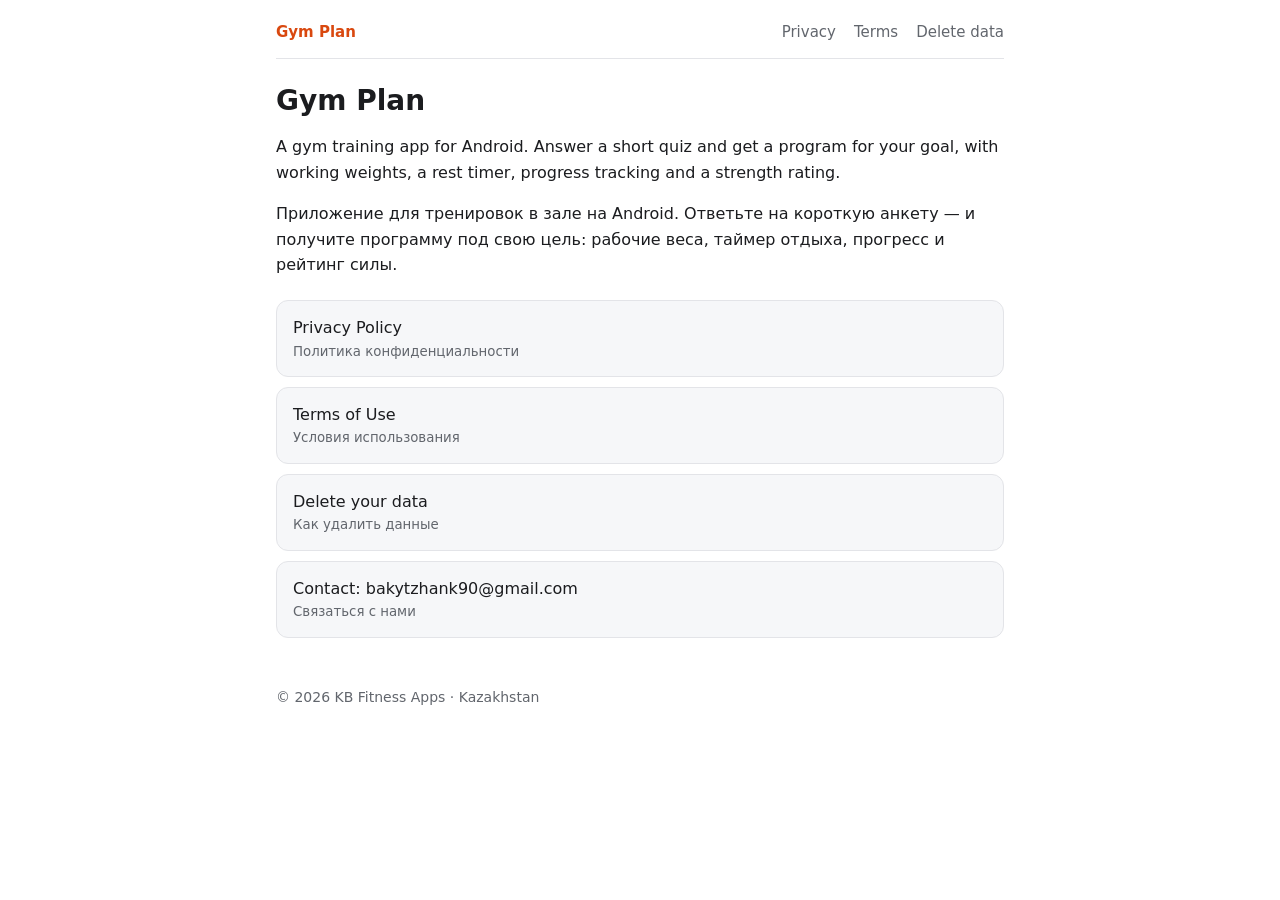
<file: index.html>
<!doctype html>
<html lang="en">
<head>
<meta charset="utf-8">
<meta name="viewport" content="width=device-width, initial-scale=1">
<title>Gym Plan</title>
<meta name="description" content="Gym Plan — gym training programs for your goal. Privacy policy, terms and data deletion.">
<link rel="stylesheet" href="style.css">
</head>
<body>
<div class="wrap">
<header class="top">
  <a class="brand" href="./" aria-current="page">Gym Plan</a>
  <a href="privacy.html">Privacy</a>
  <a href="terms.html">Terms</a>
  <a href="delete.html">Delete data</a>
</header>

<h1>Gym Plan</h1>
<p>A gym training app for Android. Answer a short quiz and get a program for your goal, with working weights, a rest timer, progress tracking and a strength rating.</p>
<p lang="ru">Приложение для тренировок в зале на Android. Ответьте на короткую анкету — и получите программу под свою цель: рабочие веса, таймер отдыха, прогресс и рейтинг силы.</p>

<ul class="links">
  <li><a href="privacy.html">Privacy Policy<small>Политика конфиденциальности</small></a></li>
  <li><a href="terms.html">Terms of Use<small>Условия использования</small></a></li>
  <li><a href="delete.html">Delete your data<small>Как удалить данные</small></a></li>
  <li><a href="mailto:bakytzhank90@gmail.com">Contact: bakytzhank90@gmail.com<small>Связаться с нами</small></a></li>
</ul>

<footer>© 2026 KB Fitness Apps · Kazakhstan</footer>
</div>
</body>
</html>
</file>
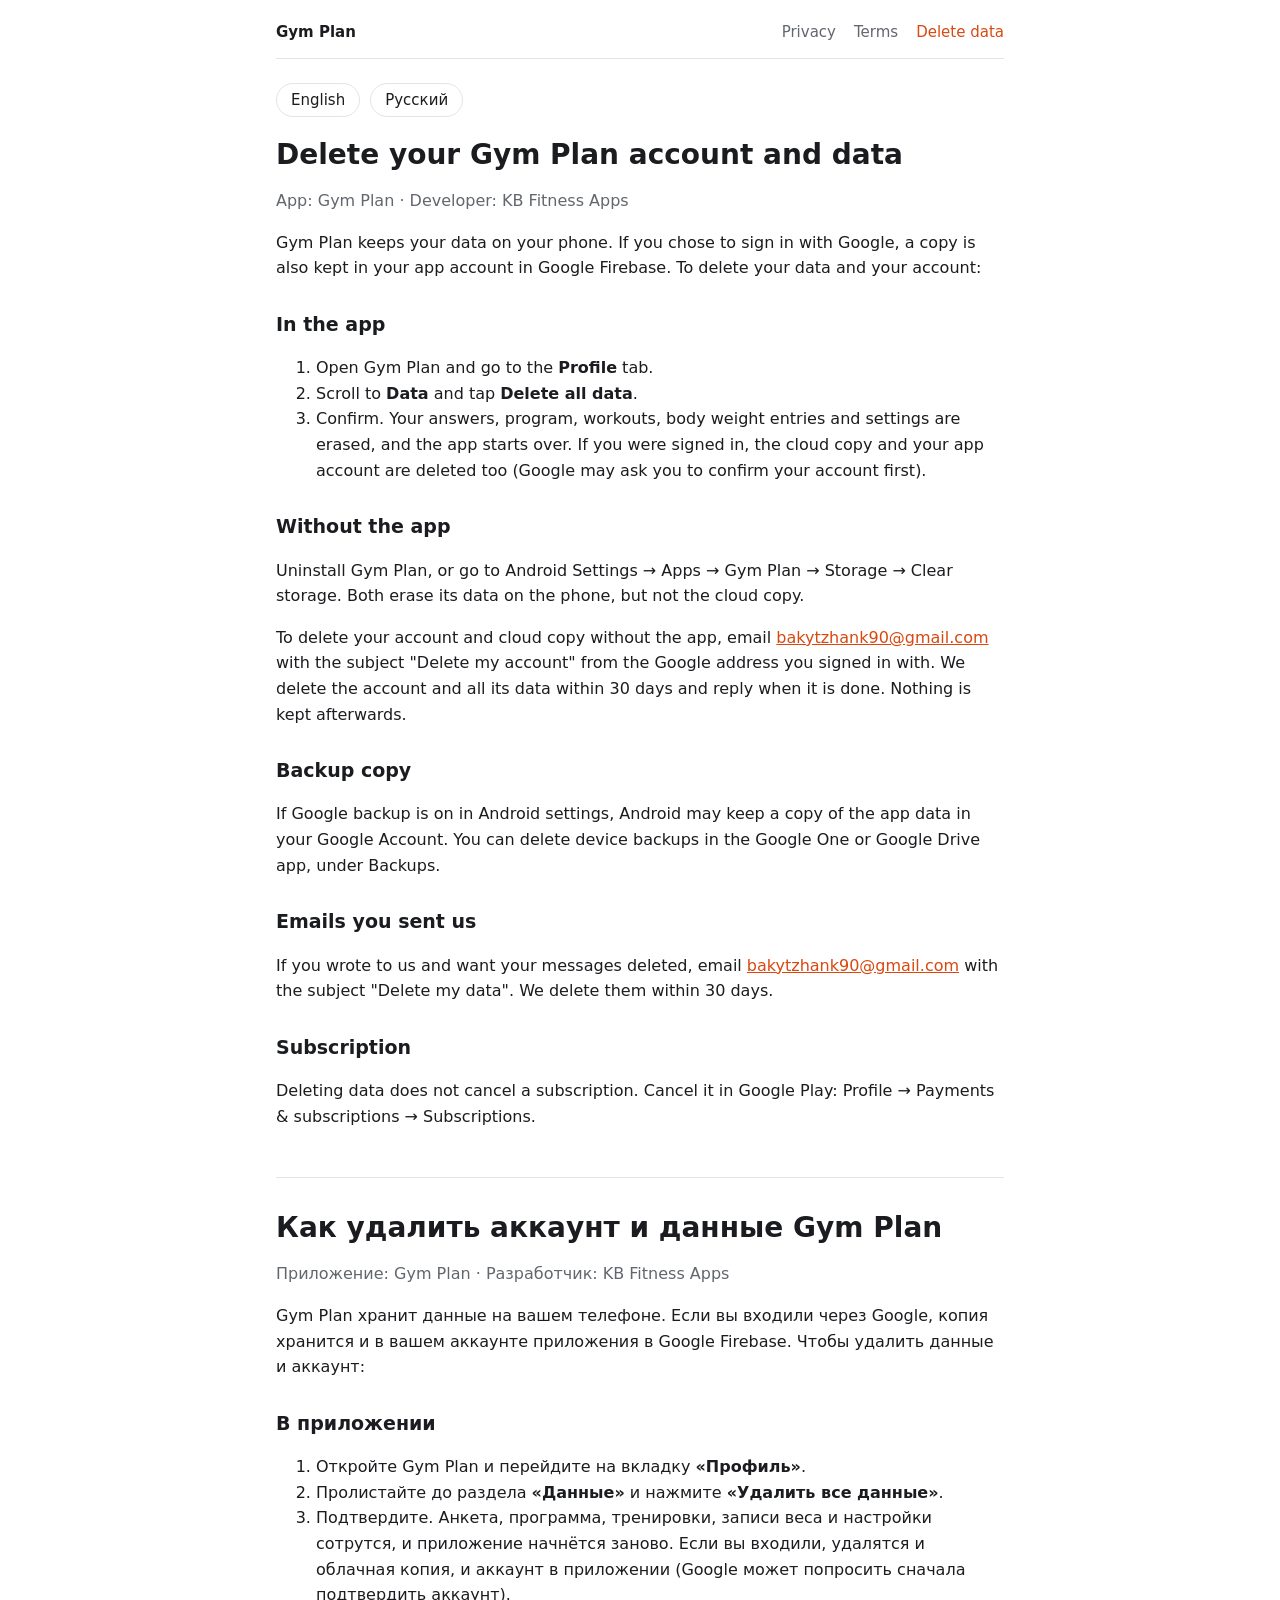
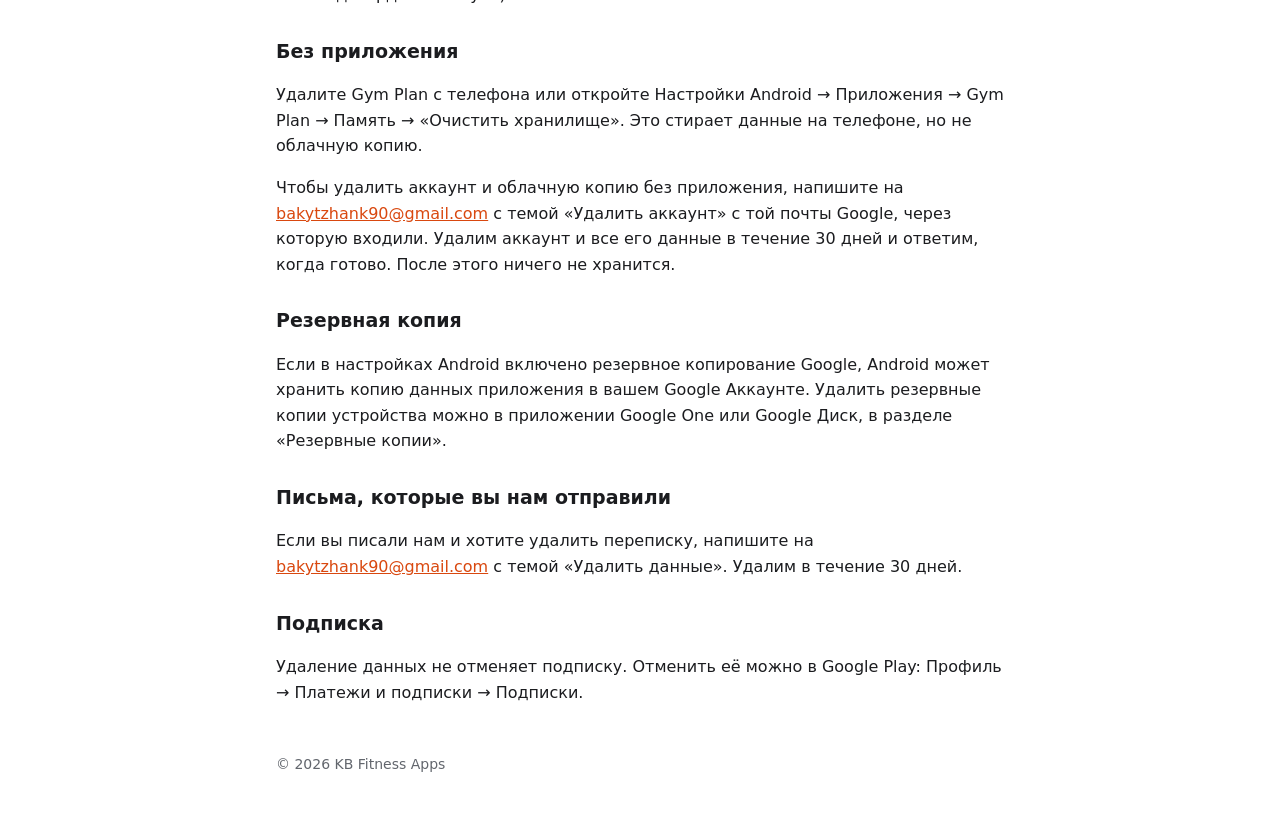
<file: delete.html>
<!doctype html>
<html lang="en">
<head>
<meta charset="utf-8">
<meta name="viewport" content="width=device-width, initial-scale=1">
<title>Gym Plan — Delete Your Account and Data</title>
<meta name="description" content="How to delete your data from the Gym Plan app.">
<link rel="stylesheet" href="style.css">
</head>
<body>
<div class="wrap">
<header class="top">
  <a class="brand" href="./">Gym Plan</a>
  <a href="privacy.html">Privacy</a>
  <a href="terms.html">Terms</a>
  <a href="delete.html" aria-current="page">Delete data</a>
</header>

<nav class="lang"><a href="#en">English</a><a href="#ru">Русский</a></nav>

<article id="en" lang="en">
<h1>Delete your Gym Plan account and data</h1>
<p class="muted">App: Gym Plan · Developer: KB Fitness Apps</p>

<p>Gym Plan keeps your data on your phone. If you chose to sign in with Google, a copy is also kept in your app account in Google Firebase. To delete your data and your account:</p>

<h2>In the app</h2>
<ol>
  <li>Open Gym Plan and go to the <strong>Profile</strong> tab.</li>
  <li>Scroll to <strong>Data</strong> and tap <strong>Delete all data</strong>.</li>
  <li>Confirm. Your answers, program, workouts, body weight entries and settings are erased, and the app starts over. If you were signed in, the cloud copy and your app account are deleted too (Google may ask you to confirm your account first).</li>
</ol>

<h2>Without the app</h2>
<p>Uninstall Gym Plan, or go to Android Settings → Apps → Gym Plan → Storage → Clear storage. Both erase its data on the phone, but not the cloud copy.</p>
<p>To delete your account and cloud copy without the app, email <a href="mailto:bakytzhank90@gmail.com?subject=Delete%20my%20account">bakytzhank90@gmail.com</a> with the subject "Delete my account" from the Google address you signed in with. We delete the account and all its data within 30 days and reply when it is done. Nothing is kept afterwards.</p>

<h2>Backup copy</h2>
<p>If Google backup is on in Android settings, Android may keep a copy of the app data in your Google Account. You can delete device backups in the Google One or Google Drive app, under Backups.</p>

<h2>Emails you sent us</h2>
<p>If you wrote to us and want your messages deleted, email <a href="mailto:bakytzhank90@gmail.com?subject=Delete%20my%20data">bakytzhank90@gmail.com</a> with the subject "Delete my data". We delete them within 30 days.</p>

<h2>Subscription</h2>
<p>Deleting data does not cancel a subscription. Cancel it in Google Play: Profile → Payments &amp; subscriptions → Subscriptions.</p>
</article>

<hr>

<article id="ru" lang="ru">
<h1>Как удалить аккаунт и данные Gym Plan</h1>
<p class="muted">Приложение: Gym Plan · Разработчик: KB Fitness Apps</p>

<p>Gym Plan хранит данные на вашем телефоне. Если вы входили через Google, копия хранится и в вашем аккаунте приложения в Google Firebase. Чтобы удалить данные и аккаунт:</p>

<h2>В приложении</h2>
<ol>
  <li>Откройте Gym Plan и перейдите на вкладку <strong>«Профиль»</strong>.</li>
  <li>Пролистайте до раздела <strong>«Данные»</strong> и нажмите <strong>«Удалить все данные»</strong>.</li>
  <li>Подтвердите. Анкета, программа, тренировки, записи веса и настройки сотрутся, и приложение начнётся заново. Если вы входили, удалятся и облачная копия, и аккаунт в приложении (Google может попросить сначала подтвердить аккаунт).</li>
</ol>

<h2>Без приложения</h2>
<p>Удалите Gym Plan с телефона или откройте Настройки Android → Приложения → Gym Plan → Память → «Очистить хранилище». Это стирает данные на телефоне, но не облачную копию.</p>
<p>Чтобы удалить аккаунт и облачную копию без приложения, напишите на <a href="mailto:bakytzhank90@gmail.com?subject=%D0%A3%D0%B4%D0%B0%D0%BB%D0%B8%D1%82%D1%8C%20%D0%B0%D0%BA%D0%BA%D0%B0%D1%83%D0%BD%D1%82">bakytzhank90@gmail.com</a> с темой «Удалить аккаунт» с той почты Google, через которую входили. Удалим аккаунт и все его данные в течение 30 дней и ответим, когда готово. После этого ничего не хранится.</p>

<h2>Резервная копия</h2>
<p>Если в настройках Android включено резервное копирование Google, Android может хранить копию данных приложения в вашем Google Аккаунте. Удалить резервные копии устройства можно в приложении Google One или Google Диск, в разделе «Резервные копии».</p>

<h2>Письма, которые вы нам отправили</h2>
<p>Если вы писали нам и хотите удалить переписку, напишите на <a href="mailto:bakytzhank90@gmail.com?subject=%D0%A3%D0%B4%D0%B0%D0%BB%D0%B8%D1%82%D1%8C%20%D0%B4%D0%B0%D0%BD%D0%BD%D1%8B%D0%B5">bakytzhank90@gmail.com</a> с темой «Удалить данные». Удалим в течение 30 дней.</p>

<h2>Подписка</h2>
<p>Удаление данных не отменяет подписку. Отменить её можно в Google Play: Профиль → Платежи и подписки → Подписки.</p>
</article>

<footer>© 2026 KB Fitness Apps</footer>
</div>
</body>
</html>
</file>
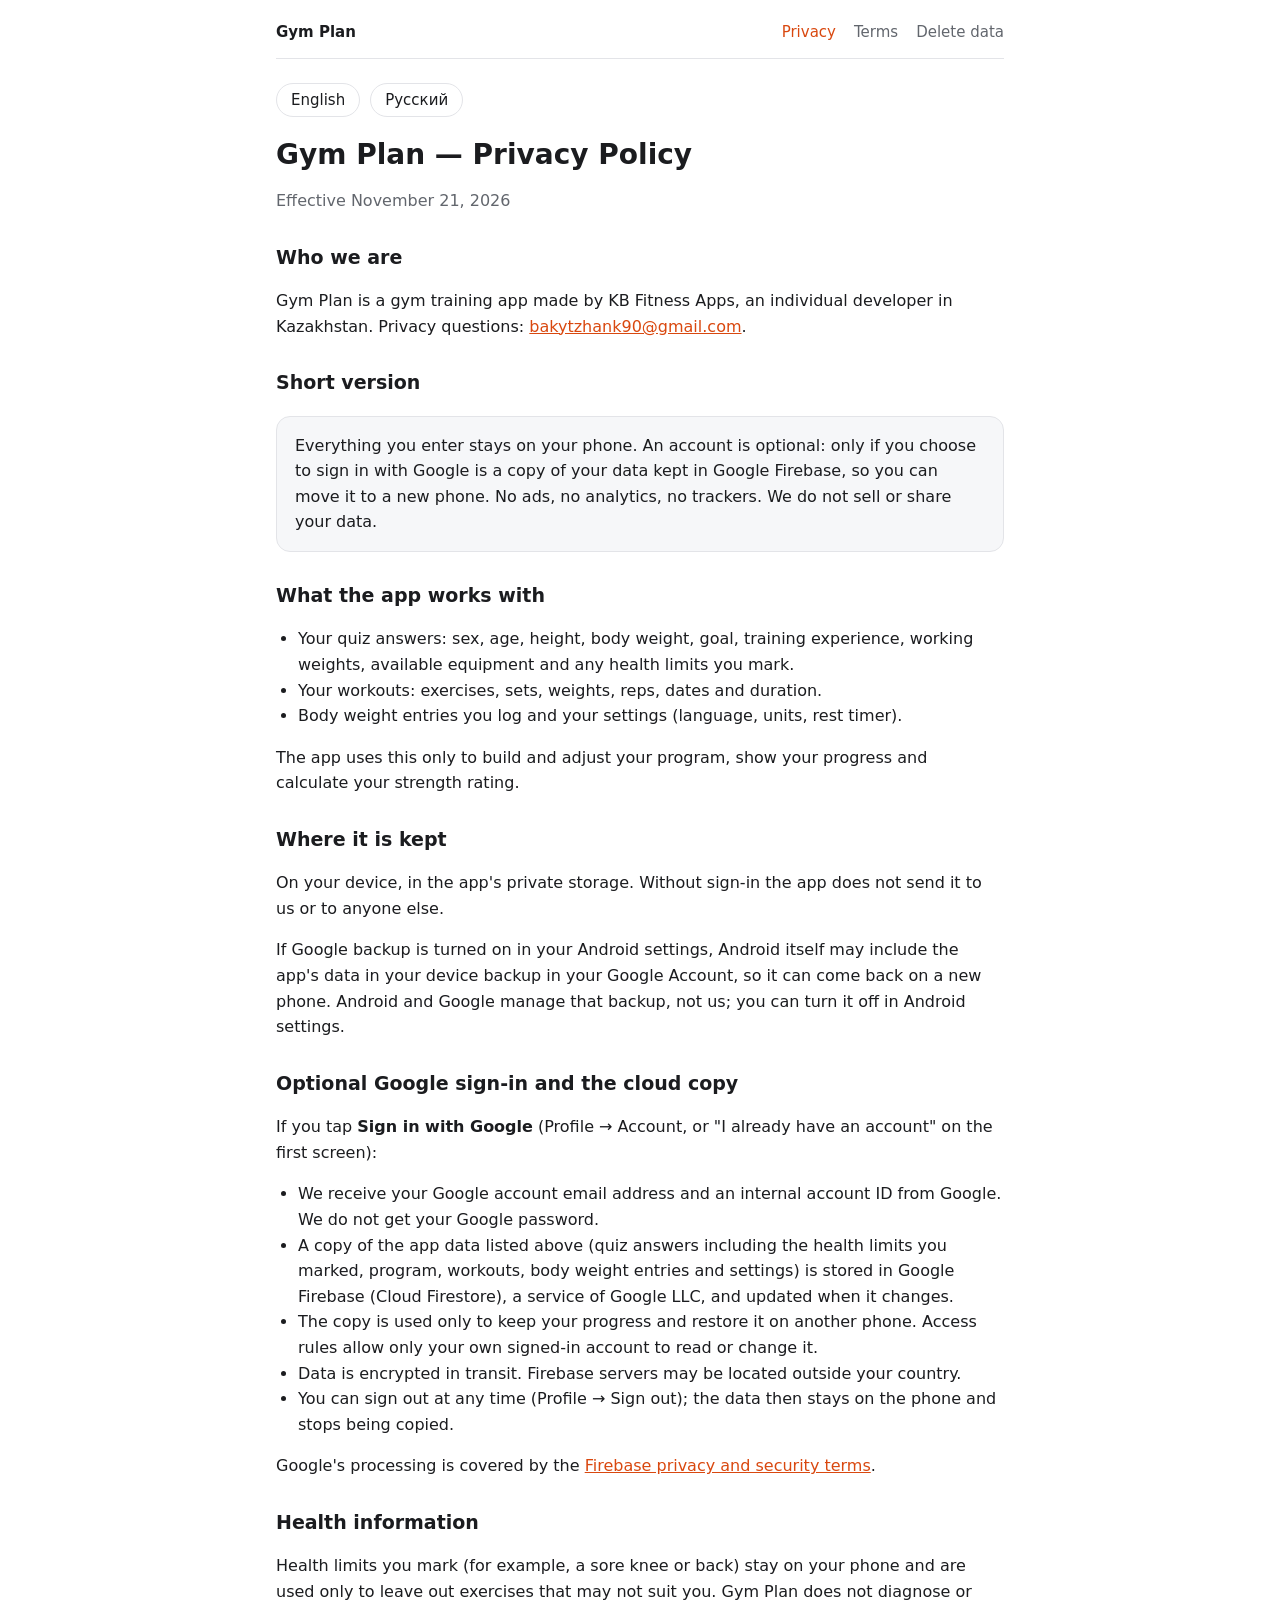
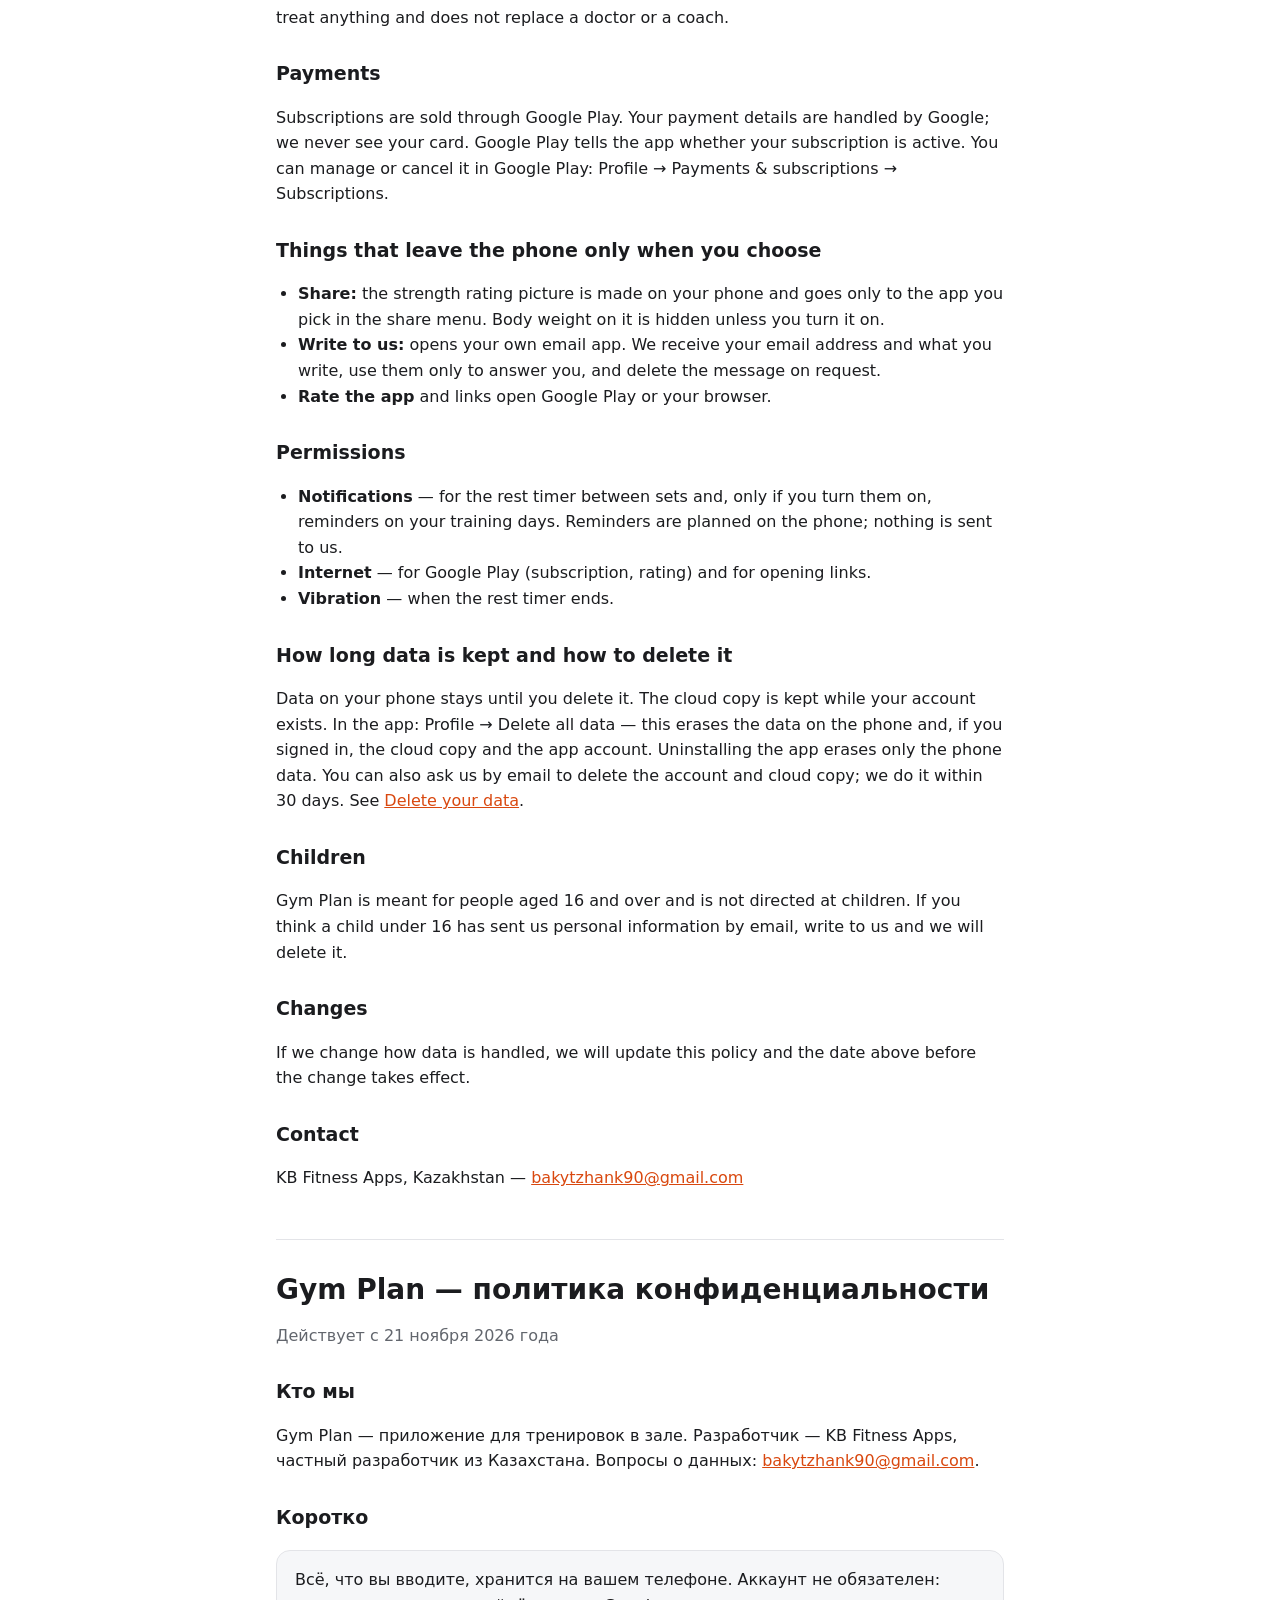
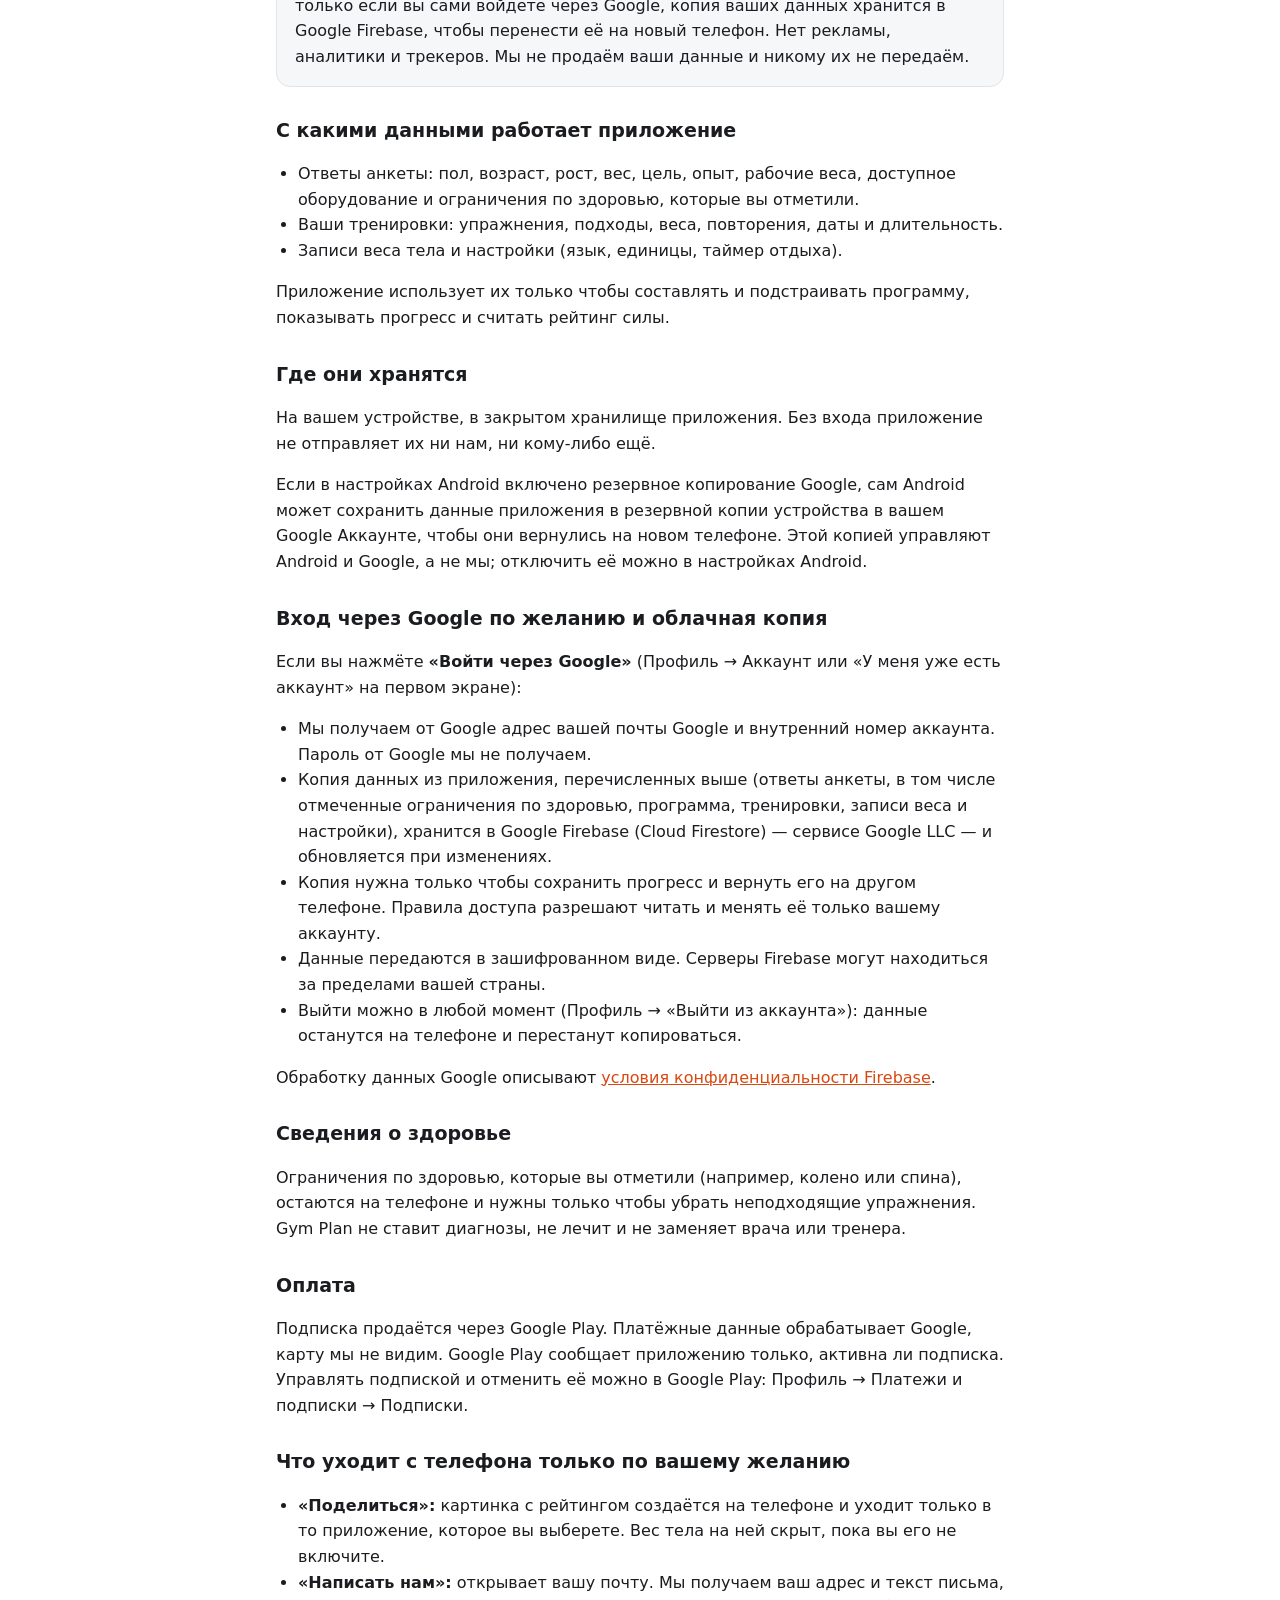
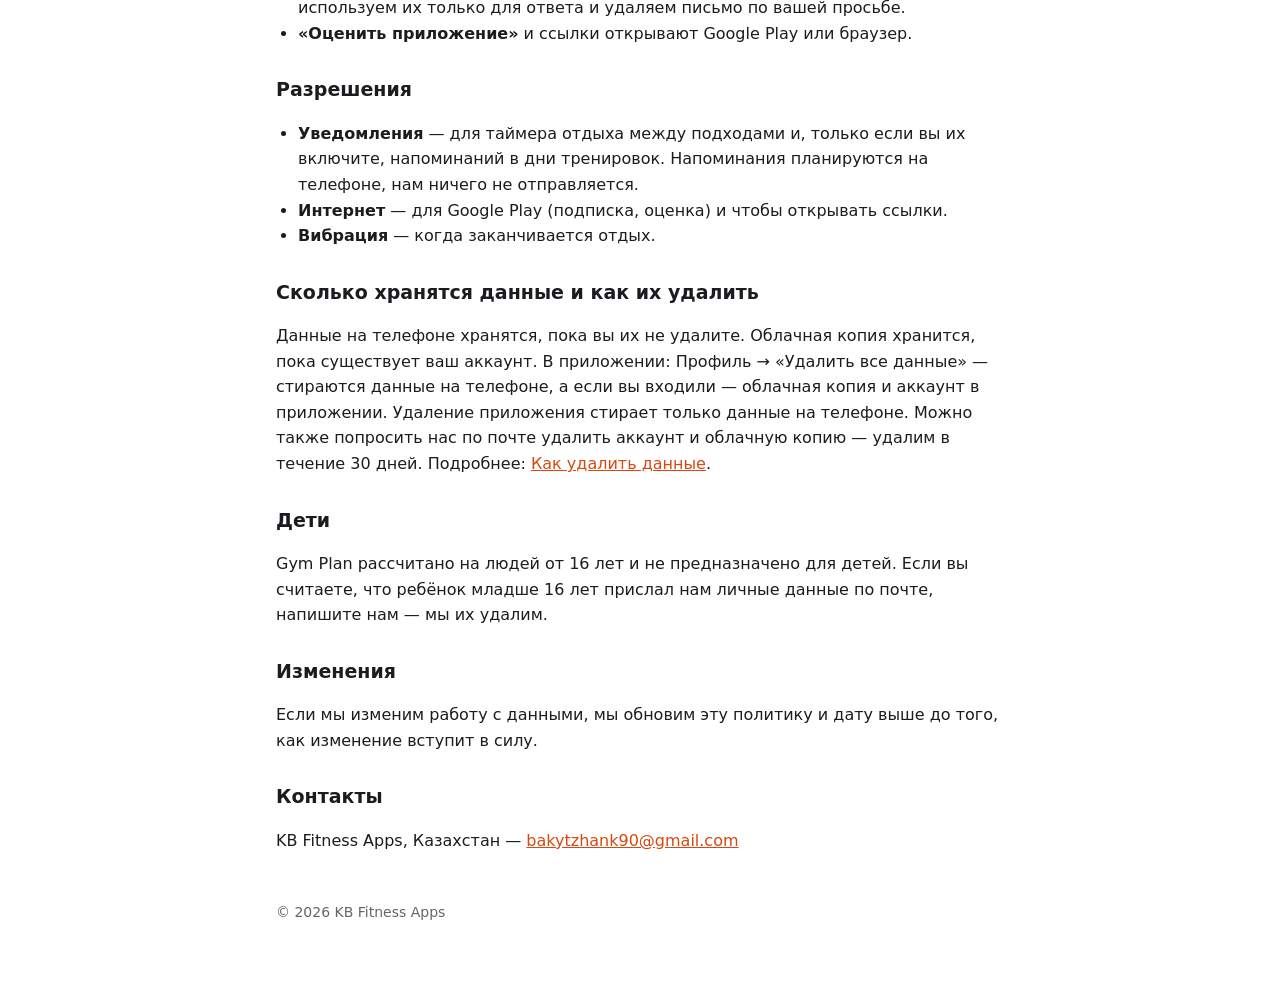
<file: privacy.html>
<!doctype html>
<html lang="en">
<head>
<meta charset="utf-8">
<meta name="viewport" content="width=device-width, initial-scale=1">
<title>Gym Plan — Privacy Policy</title>
<meta name="description" content="How the Gym Plan app handles your data.">
<link rel="stylesheet" href="style.css">
</head>
<body>
<div class="wrap">
<header class="top">
  <a class="brand" href="./">Gym Plan</a>
  <a href="privacy.html" aria-current="page">Privacy</a>
  <a href="terms.html">Terms</a>
  <a href="delete.html">Delete data</a>
</header>

<nav class="lang"><a href="#en">English</a><a href="#ru">Русский</a></nav>

<article id="en" lang="en">
<h1>Gym Plan — Privacy Policy</h1>
<p class="muted">Effective November 21, 2026</p>

<h2>Who we are</h2>
<p>Gym Plan is a gym training app made by KB Fitness Apps, an individual developer in Kazakhstan. Privacy questions: <a href="mailto:bakytzhank90@gmail.com">bakytzhank90@gmail.com</a>.</p>

<h2>Short version</h2>
<div class="card">
<p>Everything you enter stays on your phone. An account is optional: only if you choose to sign in with Google is a copy of your data kept in Google Firebase, so you can move it to a new phone. No ads, no analytics, no trackers. We do not sell or share your data.</p>
</div>

<h2>What the app works with</h2>
<ul>
  <li>Your quiz answers: sex, age, height, body weight, goal, training experience, working weights, available equipment and any health limits you mark.</li>
  <li>Your workouts: exercises, sets, weights, reps, dates and duration.</li>
  <li>Body weight entries you log and your settings (language, units, rest timer).</li>
</ul>
<p>The app uses this only to build and adjust your program, show your progress and calculate your strength rating.</p>

<h2>Where it is kept</h2>
<p>On your device, in the app's private storage. Without sign-in the app does not send it to us or to anyone else.</p>
<p>If Google backup is turned on in your Android settings, Android itself may include the app's data in your device backup in your Google Account, so it can come back on a new phone. Android and Google manage that backup, not us; you can turn it off in Android settings.</p>

<h2>Optional Google sign-in and the cloud copy</h2>
<p>If you tap <strong>Sign in with Google</strong> (Profile → Account, or "I already have an account" on the first screen):</p>
<ul>
  <li>We receive your Google account email address and an internal account ID from Google. We do not get your Google password.</li>
  <li>A copy of the app data listed above (quiz answers including the health limits you marked, program, workouts, body weight entries and settings) is stored in Google Firebase (Cloud Firestore), a service of Google LLC, and updated when it changes.</li>
  <li>The copy is used only to keep your progress and restore it on another phone. Access rules allow only your own signed-in account to read or change it.</li>
  <li>Data is encrypted in transit. Firebase servers may be located outside your country.</li>
  <li>You can sign out at any time (Profile → Sign out); the data then stays on the phone and stops being copied.</li>
</ul>
<p>Google's processing is covered by the <a href="https://firebase.google.com/support/privacy">Firebase privacy and security terms</a>.</p>

<h2>Health information</h2>
<p>Health limits you mark (for example, a sore knee or back) stay on your phone and are used only to leave out exercises that may not suit you. Gym Plan does not diagnose or treat anything and does not replace a doctor or a coach.</p>

<h2>Payments</h2>
<p>Subscriptions are sold through Google Play. Your payment details are handled by Google; we never see your card. Google Play tells the app whether your subscription is active. You can manage or cancel it in Google Play: Profile → Payments &amp; subscriptions → Subscriptions.</p>

<h2>Things that leave the phone only when you choose</h2>
<ul>
  <li><strong>Share:</strong> the strength rating picture is made on your phone and goes only to the app you pick in the share menu. Body weight on it is hidden unless you turn it on.</li>
  <li><strong>Write to us:</strong> opens your own email app. We receive your email address and what you write, use them only to answer you, and delete the message on request.</li>
  <li><strong>Rate the app</strong> and links open Google Play or your browser.</li>
</ul>

<h2>Permissions</h2>
<ul>
  <li><strong>Notifications</strong> — for the rest timer between sets and, only if you turn them on, reminders on your training days. Reminders are planned on the phone; nothing is sent to us.</li>
  <li><strong>Internet</strong> — for Google Play (subscription, rating) and for opening links.</li>
  <li><strong>Vibration</strong> — when the rest timer ends.</li>
</ul>

<h2>How long data is kept and how to delete it</h2>
<p>Data on your phone stays until you delete it. The cloud copy is kept while your account exists. In the app: Profile → Delete all data — this erases the data on the phone and, if you signed in, the cloud copy and the app account. Uninstalling the app erases only the phone data. You can also ask us by email to delete the account and cloud copy; we do it within 30 days. See <a href="delete.html">Delete your data</a>.</p>

<h2>Children</h2>
<p>Gym Plan is meant for people aged 16 and over and is not directed at children. If you think a child under 16 has sent us personal information by email, write to us and we will delete it.</p>

<h2>Changes</h2>
<p>If we change how data is handled, we will update this policy and the date above before the change takes effect.</p>

<h2>Contact</h2>
<p>KB Fitness Apps, Kazakhstan — <a href="mailto:bakytzhank90@gmail.com">bakytzhank90@gmail.com</a></p>
</article>

<hr>

<article id="ru" lang="ru">
<h1>Gym Plan — политика конфиденциальности</h1>
<p class="muted">Действует с 21 ноября 2026 года</p>

<h2>Кто мы</h2>
<p>Gym Plan — приложение для тренировок в зале. Разработчик — KB Fitness Apps, частный разработчик из Казахстана. Вопросы о данных: <a href="mailto:bakytzhank90@gmail.com">bakytzhank90@gmail.com</a>.</p>

<h2>Коротко</h2>
<div class="card">
<p>Всё, что вы вводите, хранится на вашем телефоне. Аккаунт не обязателен: только если вы сами войдёте через Google, копия ваших данных хранится в Google Firebase, чтобы перенести её на новый телефон. Нет рекламы, аналитики и трекеров. Мы не продаём ваши данные и никому их не передаём.</p>
</div>

<h2>С какими данными работает приложение</h2>
<ul>
  <li>Ответы анкеты: пол, возраст, рост, вес, цель, опыт, рабочие веса, доступное оборудование и ограничения по здоровью, которые вы отметили.</li>
  <li>Ваши тренировки: упражнения, подходы, веса, повторения, даты и длительность.</li>
  <li>Записи веса тела и настройки (язык, единицы, таймер отдыха).</li>
</ul>
<p>Приложение использует их только чтобы составлять и подстраивать программу, показывать прогресс и считать рейтинг силы.</p>

<h2>Где они хранятся</h2>
<p>На вашем устройстве, в закрытом хранилище приложения. Без входа приложение не отправляет их ни нам, ни кому-либо ещё.</p>
<p>Если в настройках Android включено резервное копирование Google, сам Android может сохранить данные приложения в резервной копии устройства в вашем Google Аккаунте, чтобы они вернулись на новом телефоне. Этой копией управляют Android и Google, а не мы; отключить её можно в настройках Android.</p>

<h2>Вход через Google по желанию и облачная копия</h2>
<p>Если вы нажмёте <strong>«Войти через Google»</strong> (Профиль → Аккаунт или «У меня уже есть аккаунт» на первом экране):</p>
<ul>
  <li>Мы получаем от Google адрес вашей почты Google и внутренний номер аккаунта. Пароль от Google мы не получаем.</li>
  <li>Копия данных из приложения, перечисленных выше (ответы анкеты, в том числе отмеченные ограничения по здоровью, программа, тренировки, записи веса и настройки), хранится в Google Firebase (Cloud Firestore) — сервисе Google LLC — и обновляется при изменениях.</li>
  <li>Копия нужна только чтобы сохранить прогресс и вернуть его на другом телефоне. Правила доступа разрешают читать и менять её только вашему аккаунту.</li>
  <li>Данные передаются в зашифрованном виде. Серверы Firebase могут находиться за пределами вашей страны.</li>
  <li>Выйти можно в любой момент (Профиль → «Выйти из аккаунта»): данные останутся на телефоне и перестанут копироваться.</li>
</ul>
<p>Обработку данных Google описывают <a href="https://firebase.google.com/support/privacy">условия конфиденциальности Firebase</a>.</p>

<h2>Сведения о здоровье</h2>
<p>Ограничения по здоровью, которые вы отметили (например, колено или спина), остаются на телефоне и нужны только чтобы убрать неподходящие упражнения. Gym Plan не ставит диагнозы, не лечит и не заменяет врача или тренера.</p>

<h2>Оплата</h2>
<p>Подписка продаётся через Google Play. Платёжные данные обрабатывает Google, карту мы не видим. Google Play сообщает приложению только, активна ли подписка. Управлять подпиской и отменить её можно в Google Play: Профиль → Платежи и подписки → Подписки.</p>

<h2>Что уходит с телефона только по вашему желанию</h2>
<ul>
  <li><strong>«Поделиться»:</strong> картинка с рейтингом создаётся на телефоне и уходит только в то приложение, которое вы выберете. Вес тела на ней скрыт, пока вы его не включите.</li>
  <li><strong>«Написать нам»:</strong> открывает вашу почту. Мы получаем ваш адрес и текст письма, используем их только для ответа и удаляем письмо по вашей просьбе.</li>
  <li><strong>«Оценить приложение»</strong> и ссылки открывают Google Play или браузер.</li>
</ul>

<h2>Разрешения</h2>
<ul>
  <li><strong>Уведомления</strong> — для таймера отдыха между подходами и, только если вы их включите, напоминаний в дни тренировок. Напоминания планируются на телефоне, нам ничего не отправляется.</li>
  <li><strong>Интернет</strong> — для Google Play (подписка, оценка) и чтобы открывать ссылки.</li>
  <li><strong>Вибрация</strong> — когда заканчивается отдых.</li>
</ul>

<h2>Сколько хранятся данные и как их удалить</h2>
<p>Данные на телефоне хранятся, пока вы их не удалите. Облачная копия хранится, пока существует ваш аккаунт. В приложении: Профиль → «Удалить все данные» — стираются данные на телефоне, а если вы входили — облачная копия и аккаунт в приложении. Удаление приложения стирает только данные на телефоне. Можно также попросить нас по почте удалить аккаунт и облачную копию — удалим в течение 30 дней. Подробнее: <a href="delete.html#ru">Как удалить данные</a>.</p>

<h2>Дети</h2>
<p>Gym Plan рассчитано на людей от 16 лет и не предназначено для детей. Если вы считаете, что ребёнок младше 16 лет прислал нам личные данные по почте, напишите нам — мы их удалим.</p>

<h2>Изменения</h2>
<p>Если мы изменим работу с данными, мы обновим эту политику и дату выше до того, как изменение вступит в силу.</p>

<h2>Контакты</h2>
<p>KB Fitness Apps, Казахстан — <a href="mailto:bakytzhank90@gmail.com">bakytzhank90@gmail.com</a></p>
</article>

<footer>© 2026 KB Fitness Apps</footer>
</div>
</body>
</html>
</file>
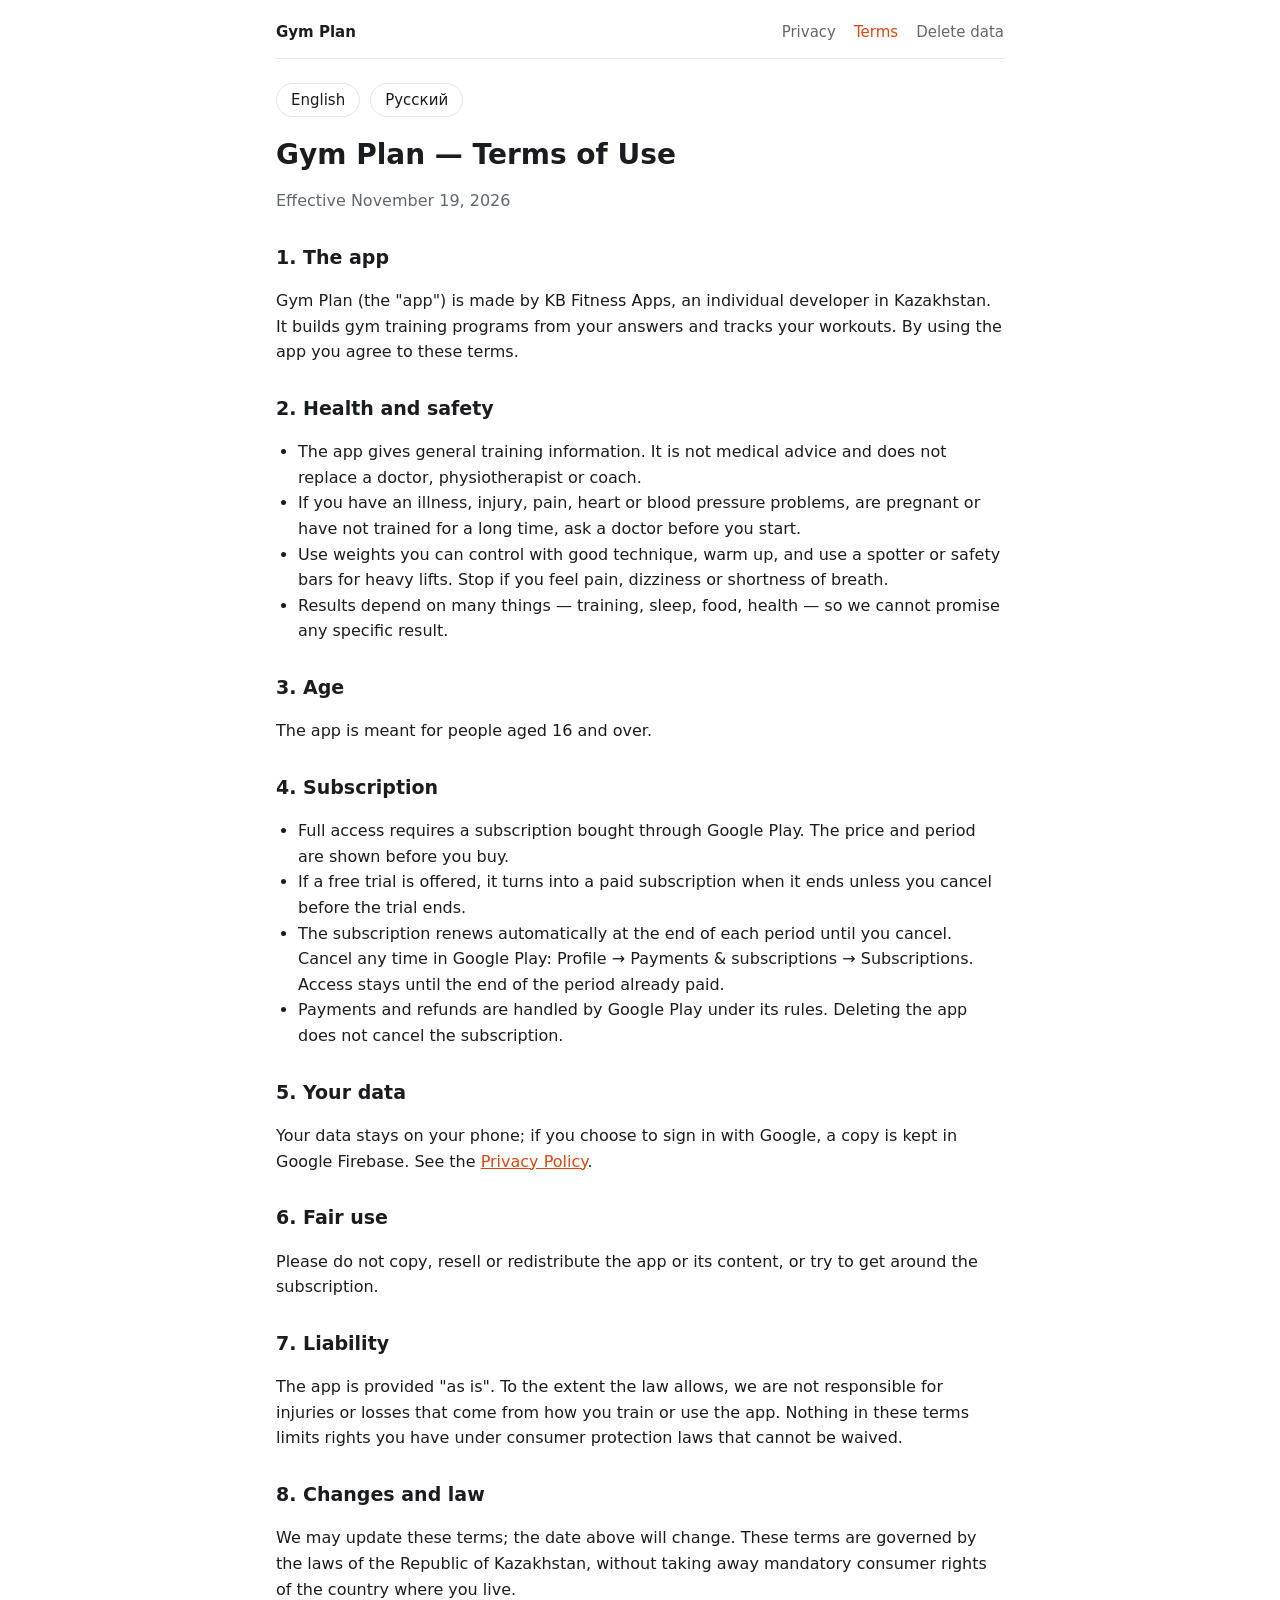
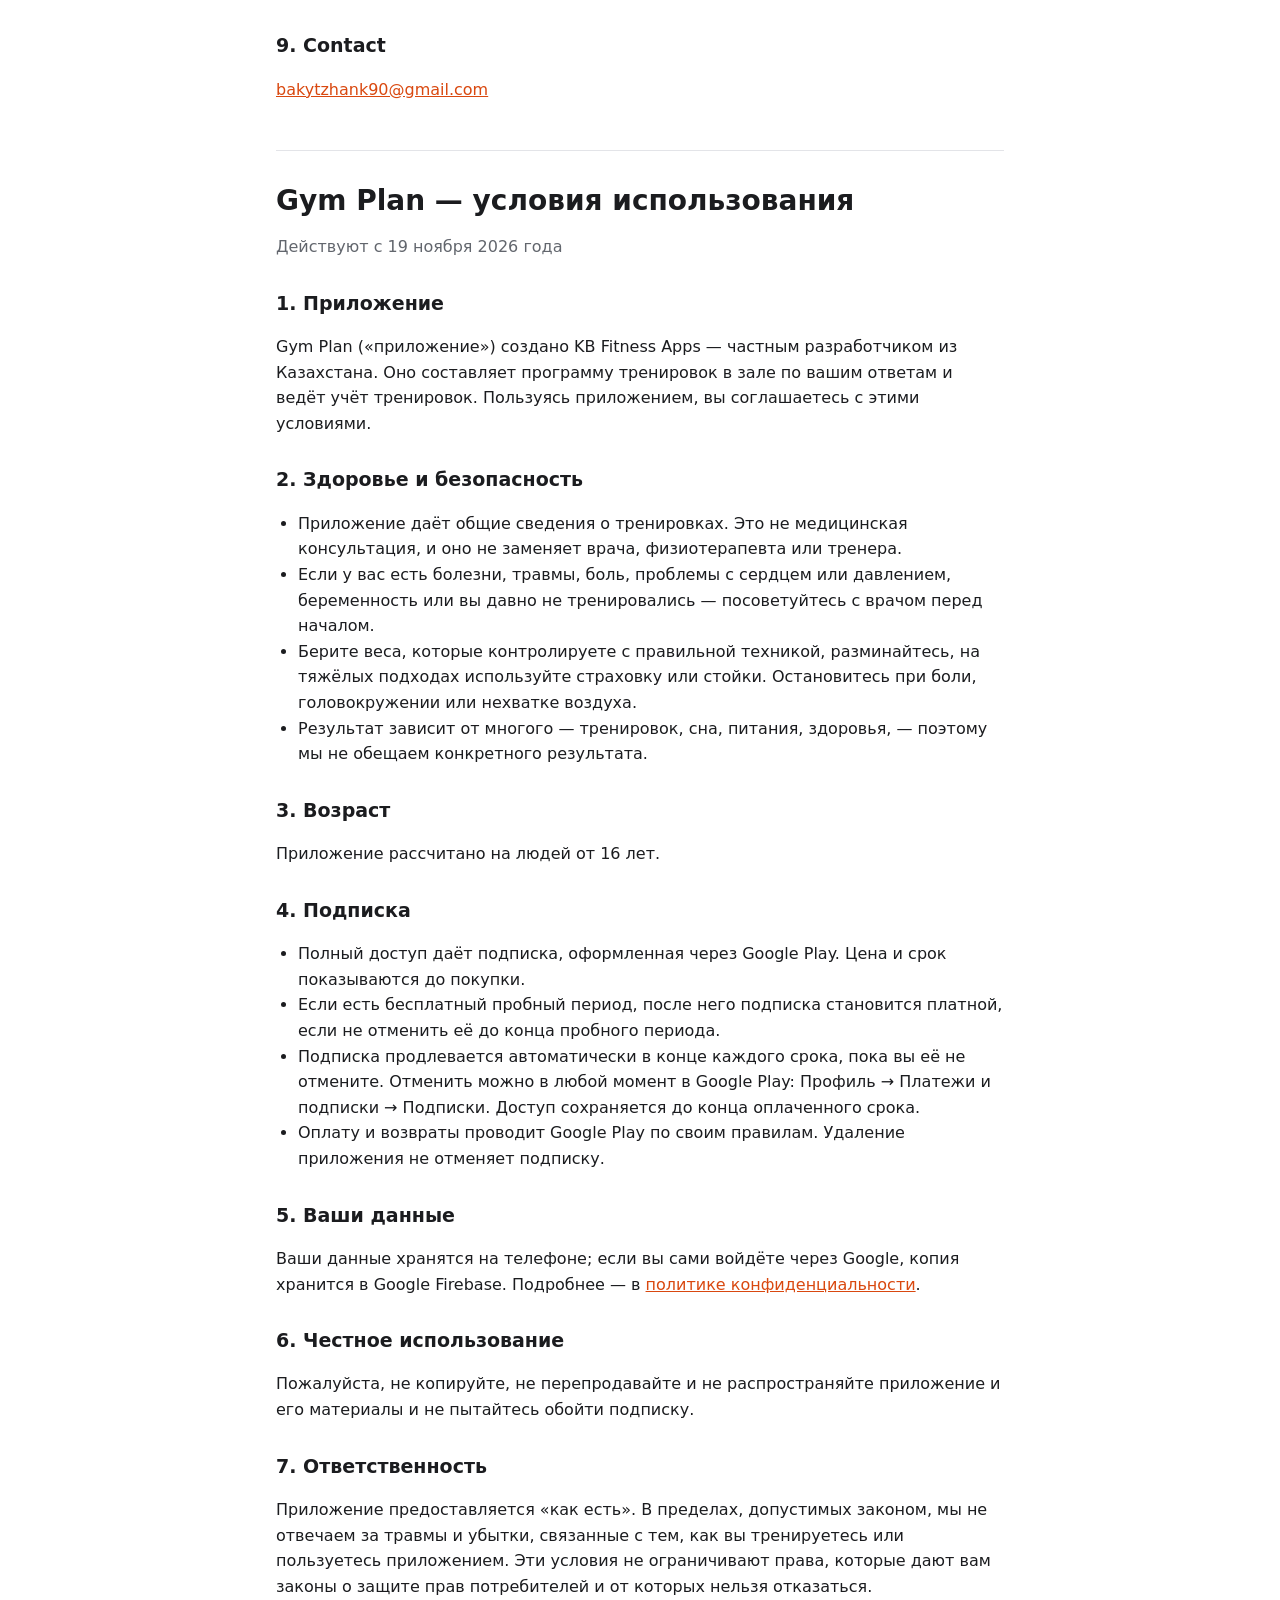
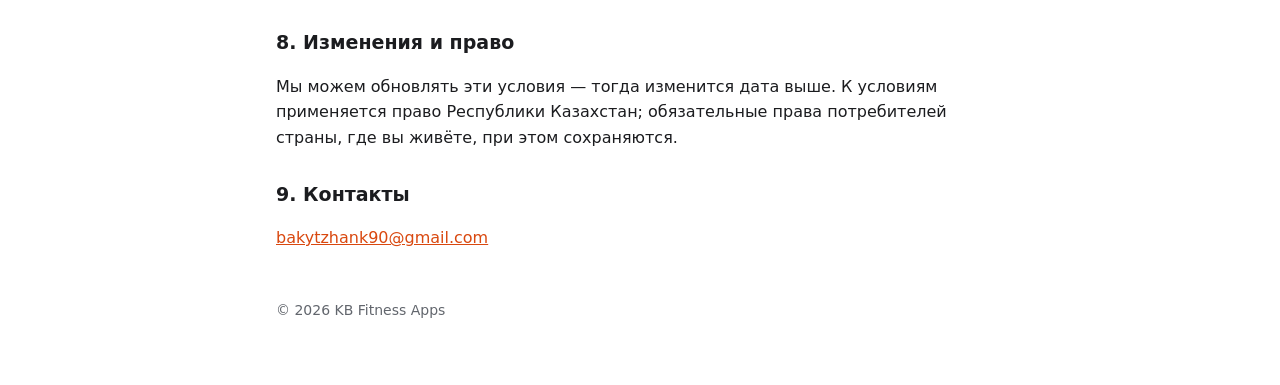
<file: terms.html>
<!doctype html>
<html lang="en">
<head>
<meta charset="utf-8">
<meta name="viewport" content="width=device-width, initial-scale=1">
<title>Gym Plan — Terms of Use</title>
<meta name="description" content="Terms of use of the Gym Plan app.">
<link rel="stylesheet" href="style.css">
</head>
<body>
<div class="wrap">
<header class="top">
  <a class="brand" href="./">Gym Plan</a>
  <a href="privacy.html">Privacy</a>
  <a href="terms.html" aria-current="page">Terms</a>
  <a href="delete.html">Delete data</a>
</header>

<nav class="lang"><a href="#en">English</a><a href="#ru">Русский</a></nav>

<article id="en" lang="en">
<h1>Gym Plan — Terms of Use</h1>
<p class="muted">Effective November 19, 2026</p>

<h2>1. The app</h2>
<p>Gym Plan (the "app") is made by KB Fitness Apps, an individual developer in Kazakhstan. It builds gym training programs from your answers and tracks your workouts. By using the app you agree to these terms.</p>

<h2>2. Health and safety</h2>
<ul>
  <li>The app gives general training information. It is not medical advice and does not replace a doctor, physiotherapist or coach.</li>
  <li>If you have an illness, injury, pain, heart or blood pressure problems, are pregnant or have not trained for a long time, ask a doctor before you start.</li>
  <li>Use weights you can control with good technique, warm up, and use a spotter or safety bars for heavy lifts. Stop if you feel pain, dizziness or shortness of breath.</li>
  <li>Results depend on many things — training, sleep, food, health — so we cannot promise any specific result.</li>
</ul>

<h2>3. Age</h2>
<p>The app is meant for people aged 16 and over.</p>

<h2>4. Subscription</h2>
<ul>
  <li>Full access requires a subscription bought through Google Play. The price and period are shown before you buy.</li>
  <li>If a free trial is offered, it turns into a paid subscription when it ends unless you cancel before the trial ends.</li>
  <li>The subscription renews automatically at the end of each period until you cancel. Cancel any time in Google Play: Profile → Payments &amp; subscriptions → Subscriptions. Access stays until the end of the period already paid.</li>
  <li>Payments and refunds are handled by Google Play under its rules. Deleting the app does not cancel the subscription.</li>
</ul>

<h2>5. Your data</h2>
<p>Your data stays on your phone; if you choose to sign in with Google, a copy is kept in Google Firebase. See the <a href="privacy.html">Privacy Policy</a>.</p>

<h2>6. Fair use</h2>
<p>Please do not copy, resell or redistribute the app or its content, or try to get around the subscription.</p>

<h2>7. Liability</h2>
<p>The app is provided "as is". To the extent the law allows, we are not responsible for injuries or losses that come from how you train or use the app. Nothing in these terms limits rights you have under consumer protection laws that cannot be waived.</p>

<h2>8. Changes and law</h2>
<p>We may update these terms; the date above will change. These terms are governed by the laws of the Republic of Kazakhstan, without taking away mandatory consumer rights of the country where you live.</p>

<h2>9. Contact</h2>
<p><a href="mailto:bakytzhank90@gmail.com">bakytzhank90@gmail.com</a></p>
</article>

<hr>

<article id="ru" lang="ru">
<h1>Gym Plan — условия использования</h1>
<p class="muted">Действуют с 19 ноября 2026 года</p>

<h2>1. Приложение</h2>
<p>Gym Plan («приложение») создано KB Fitness Apps — частным разработчиком из Казахстана. Оно составляет программу тренировок в зале по вашим ответам и ведёт учёт тренировок. Пользуясь приложением, вы соглашаетесь с этими условиями.</p>

<h2>2. Здоровье и безопасность</h2>
<ul>
  <li>Приложение даёт общие сведения о тренировках. Это не медицинская консультация, и оно не заменяет врача, физиотерапевта или тренера.</li>
  <li>Если у вас есть болезни, травмы, боль, проблемы с сердцем или давлением, беременность или вы давно не тренировались — посоветуйтесь с врачом перед началом.</li>
  <li>Берите веса, которые контролируете с правильной техникой, разминайтесь, на тяжёлых подходах используйте страховку или стойки. Остановитесь при боли, головокружении или нехватке воздуха.</li>
  <li>Результат зависит от многого — тренировок, сна, питания, здоровья, — поэтому мы не обещаем конкретного результата.</li>
</ul>

<h2>3. Возраст</h2>
<p>Приложение рассчитано на людей от 16 лет.</p>

<h2>4. Подписка</h2>
<ul>
  <li>Полный доступ даёт подписка, оформленная через Google Play. Цена и срок показываются до покупки.</li>
  <li>Если есть бесплатный пробный период, после него подписка становится платной, если не отменить её до конца пробного периода.</li>
  <li>Подписка продлевается автоматически в конце каждого срока, пока вы её не отмените. Отменить можно в любой момент в Google Play: Профиль → Платежи и подписки → Подписки. Доступ сохраняется до конца оплаченного срока.</li>
  <li>Оплату и возвраты проводит Google Play по своим правилам. Удаление приложения не отменяет подписку.</li>
</ul>

<h2>5. Ваши данные</h2>
<p>Ваши данные хранятся на телефоне; если вы сами войдёте через Google, копия хранится в Google Firebase. Подробнее — в <a href="privacy.html#ru">политике конфиденциальности</a>.</p>

<h2>6. Честное использование</h2>
<p>Пожалуйста, не копируйте, не перепродавайте и не распространяйте приложение и его материалы и не пытайтесь обойти подписку.</p>

<h2>7. Ответственность</h2>
<p>Приложение предоставляется «как есть». В пределах, допустимых законом, мы не отвечаем за травмы и убытки, связанные с тем, как вы тренируетесь или пользуетесь приложением. Эти условия не ограничивают права, которые дают вам законы о защите прав потребителей и от которых нельзя отказаться.</p>

<h2>8. Изменения и право</h2>
<p>Мы можем обновлять эти условия — тогда изменится дата выше. К условиям применяется право Республики Казахстан; обязательные права потребителей страны, где вы живёте, при этом сохраняются.</p>

<h2>9. Контакты</h2>
<p><a href="mailto:bakytzhank90@gmail.com">bakytzhank90@gmail.com</a></p>
</article>

<footer>© 2026 KB Fitness Apps</footer>
</div>
</body>
</html>
</file>
<file: style.css>
:root {
  color-scheme: light dark;
  --bg: #ffffff;
  --fg: #1b1c1f;
  --muted: #62666d;
  --line: #e3e4e8;
  --card: #f6f7f9;
  --acc: #d9480f;
}
@media (prefers-color-scheme: dark) {
  :root {
    --bg: #0f1013;
    --fg: #ececee;
    --muted: #a2a6ae;
    --line: #2a2c31;
    --card: #17191d;
    --acc: #ff8a4c;
  }
}
* { box-sizing: border-box; }
html { -webkit-text-size-adjust: 100%; }
body {
  margin: 0;
  background: var(--bg);
  color: var(--fg);
  font: 16px/1.6 system-ui, -apple-system, "Segoe UI", Roboto, sans-serif;
}
.wrap { max-width: 760px; margin: 0 auto; padding: 20px 16px 64px; }
header.top {
  display: flex; flex-wrap: wrap; align-items: center; gap: 8px 18px;
  padding-bottom: 14px; border-bottom: 1px solid var(--line); margin-bottom: 24px;
}
header.top .brand { font-weight: 800; color: var(--fg); text-decoration: none; margin-right: auto; }
header.top a { color: var(--muted); text-decoration: none; font-size: 15px; }
header.top a[aria-current="page"] { color: var(--acc); }
h1 { font-size: 28px; line-height: 1.25; margin: 0 0 6px; }
h2 { font-size: 19px; margin: 28px 0 6px; }
p, li { overflow-wrap: anywhere; }
ul { padding-left: 22px; }
a { color: var(--acc); }
.muted { color: var(--muted); }
.lang { display: flex; gap: 10px; margin: 0 0 20px; }
.lang a {
  border: 1px solid var(--line); border-radius: 999px; padding: 4px 14px;
  text-decoration: none; color: var(--fg); font-size: 15px;
}
.card { background: var(--card); border: 1px solid var(--line); border-radius: 14px; padding: 16px 18px; margin: 18px 0; }
.card p { margin: 0; }
.links { display: grid; gap: 10px; margin: 22px 0; padding: 0; list-style: none; }
.links a {
  display: block; padding: 14px 16px; border: 1px solid var(--line); border-radius: 12px;
  text-decoration: none; color: var(--fg); background: var(--card);
}
.links small { display: block; color: var(--muted); }
hr { border: 0; border-top: 1px solid var(--line); margin: 48px 0 32px; }
footer { margin-top: 48px; color: var(--muted); font-size: 14px; }
</file>
